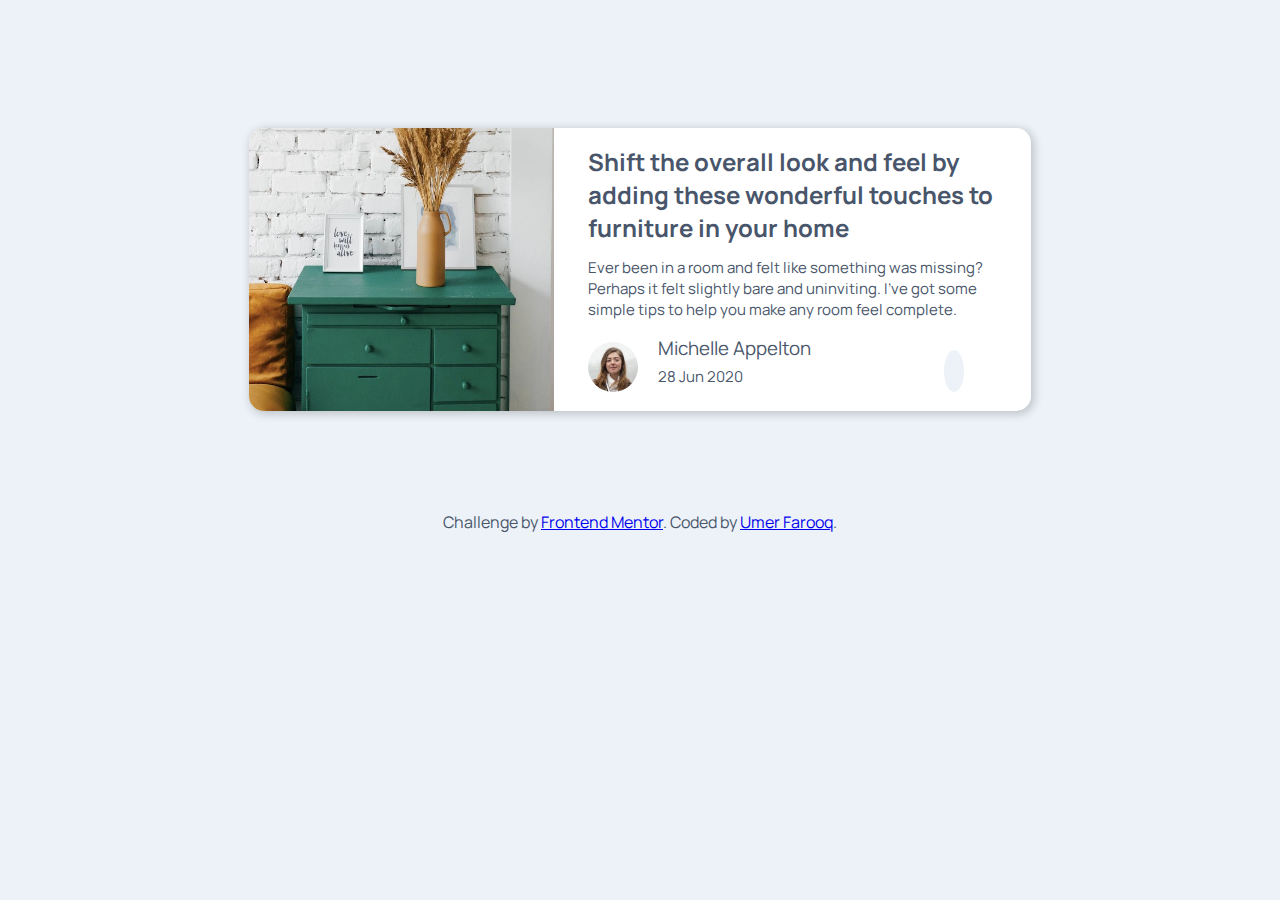
<file: article-preview-component-master/index.html>
<!DOCTYPE html>
<html lang="en">

<head>
  <meta charset="UTF-8">
  <meta name="viewport" content="width=device-width, initial-scale=1.0">
  <!-- displays site properly based on user's device -->
  <link rel="preconnect" href="https://fonts.googleapis.com">
  <link rel="preconnect" href="https://fonts.gstatic.com" crossorigin>
  <link
    href="https://fonts.googleapis.com/css2?family=Manrope:wght@500;700&family=Rubik:wght@300;400;600;700&display=swap"
    rel="stylesheet">
  <link rel="stylesheet" href="https://cdnjs.cloudflare.com/ajax/libs/font-awesome/6.2.0/css/all.min.css"
    integrity="sha512-xh6O/CkQoPOWDdYTDqeRdPCVd1SpvCA9XXcUnZS2FmJNp1coAFzvtCN9BmamE+4aHK8yyUHUSCcJHgXloTyT2A=="
    crossorigin="anonymous" referrerpolicy="no-referrer" />

  <link rel="icon" type="image/png" sizes="32x32" href="./images/favicon-32x32.png">
  <link rel="stylesheet" href="./css/style.css">
  <title>Article preview</title>

  <!-- Feel free to remove these styles or customise in your own stylesheet 👍 -->
  <style>
    .attribution {
      font-size: 11px;
      text-align: center;
    }

    .attribution a {
      color: hsl(228, 45%, 44%);
    }
  </style>
</head>

<body>


  <section class="article">


    <div class="card">
      <div class="card-header">
        <img src="./images/drawers.jpg" alt="drawers">
      </div>
      <div class="card-body">
        <h2>
          Shift the overall look and feel by adding these wonderful
          touches to furniture in your home
        </h2>
        <p>
          Ever been in a room and felt like something was missing? Perhaps
          it felt slightly bare and uninviting. I’ve got some simple tips
          to help you make any room feel complete.
        </p>
        <div class="footer">
          <div id="detailId" class="detail active">
            <img src="./images/avatar-michelle.jpg" alt="avatar-michelle">
            <div class="info">
              <h3>Michelle Appelton</h3>
              <p>28 Jun 2020</p>
            </div>
          </div>
          <div class="share-icon">
            <div class="sharebar" id="sharebarId">
              <div class="container">
                <h3>Share</h3>
                <a href="#">
                  <i class="fa-brands fa-facebook"></i>
                </a>
                <a href="#"> <i class="fa-brands fa-twitter"></i>
                </a>
                <a href="#"> <i class="fa-brands fa-pinterest"></i>
                </a>
              </div>
            </div>
            <a href="#" class="share-icon-link" id="icon"> <i class="fa-solid fa-share fa-fill" id="share"></i>
            </a>
          </div>
        </div>
      </div>
      <div class="footer" id="footer">
        <div id="footer-detailId" class="detail-mb ">
          <img src="./images/avatar-michelle.jpg" alt="avatar-michelle">
          <div class="info">
            <h3>Michelle Appelton</h3>
            <p>28 Jun 2020</p>
          </div>
        </div>
        <div class="sharebar-mb" id="mb-sharebarId">
          <div class="container">
            <h3>Share</h3>
            <a href="#">
              <i class="fa-brands fa-facebook"></i>
            </a>
            <a href="#"> <i class="fa-brands fa-twitter"></i>
            </a>
            <a href="#"> <i class="fa-brands fa-pinterest"></i>
            </a>
          </div>
        </div>
        <div class="share-icon-mb">
          <a href="#" class="share-icon-link" id="icon"> <i class="fa-solid fa-share fa-fill" id="footer-share"></i>
          </a>
        </div>
      </div>

    </div>



  </section>




  <section class="footer">
    <div class="container">
      Challenge by <a href="https://www.frontendmentor.io?ref=challenge" target="_blank">Frontend Mentor</a>.
      Coded by <a href="#">Umer Farooq</a>.
    </div>
  </section>

  <script src="./js/script.js"></script>
</body>

</html>
</file>
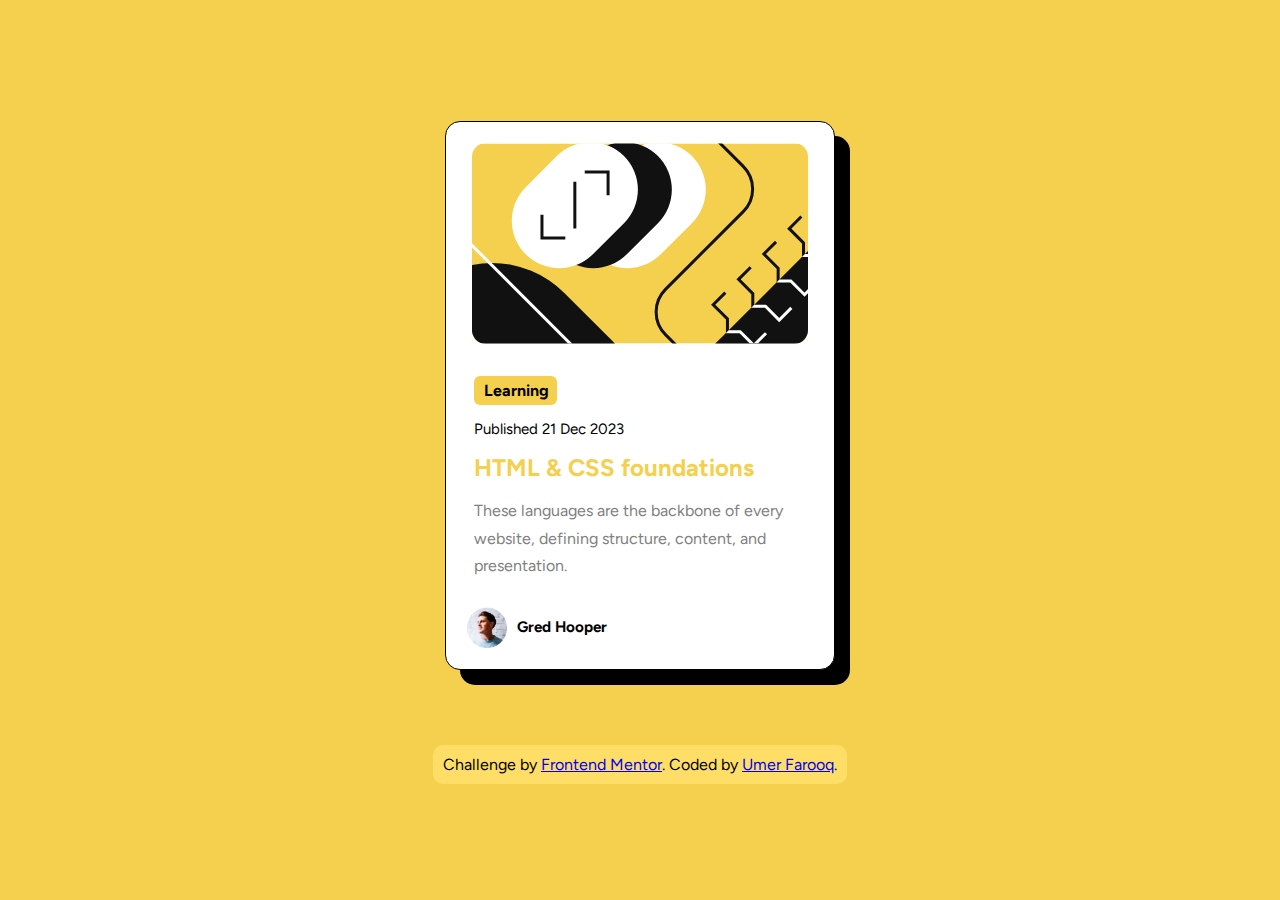
<file: blog-preview-card-main/index.html>
<!DOCTYPE html>
<html lang="en">

<head>
  <meta charset="UTF-8">
  <meta name="viewport" content="width=device-width, initial-scale=1.0">
  <!-- displays site properly based on user's device -->

  <link rel="icon" type="image/png" sizes="32x32" href="./assets/images/favicon-32x32.png">
  <link rel="stylesheet" href="./css/style.css">
  <link rel="preconnect" href="https://fonts.googleapis.com">
  <link rel="preconnect" href="https://fonts.gstatic.com" crossorigin>
  <link href="https://fonts.googleapis.com/css2?family=Figtree:wght@600;800&display=swap" rel="stylesheet">
  <title>Frontend Mentor | Blog preview card</title>

  <!-- Feel free to remove these styles or customise in your own stylesheet 👍 -->
  <style>
    .attribution {
      font-size: 11px;
      text-align: center;
    }

    .attribution a {
      color: hsl(228, 45%, 44%);
    }
  </style>
</head>

<body>


  <main class="card">
    <div class="card card-header">
      <img src="assets/images/illustration-article.svg" alt="artical-image">
    </div>
    <div class="card card-body">
      <h4>Learning</h4>
      <p>Published 21 Dec 2023</p>

      <h2>HTML & CSS foundations</h2>
      <p>These languages are the backbone of every website,
        defining structure, content, and presentation.</p>

    </div>

    <div class="card card-footer">
      <img src="./assets/images/image-avatar.webp" alt="avatar">
      <h3>Gred Hooper</h3>
    </div>
  </main>



  <footer class="footer">
    Challenge by <a href="https://www.frontendmentor.io?ref=challenge" target="_blank">Frontend Mentor</a>.
    Coded by <a href="#">Umer Farooq</a>.
  </footer>
</body>

</html>
</file>
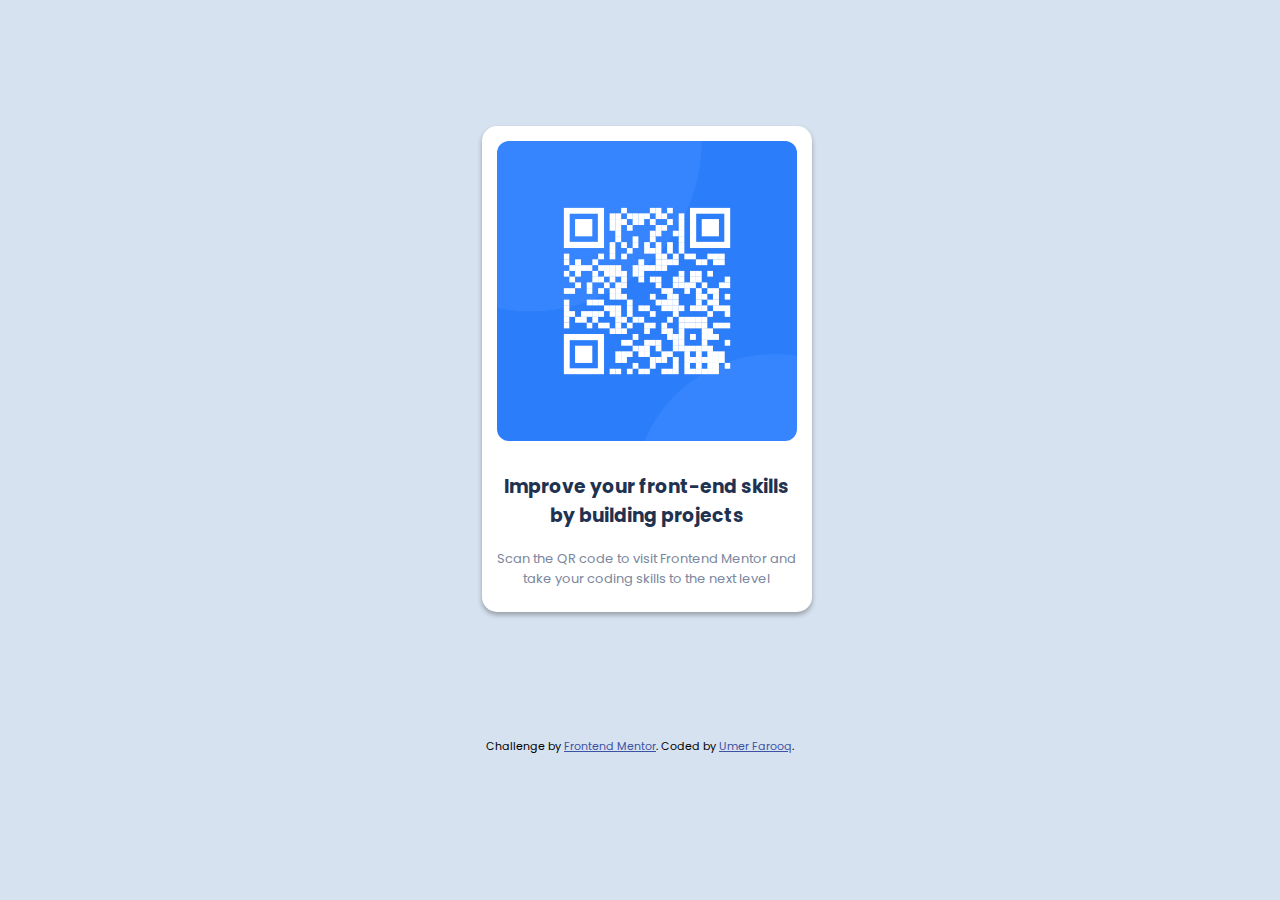
<file: qr-code-component-main/index.html>
<!DOCTYPE html>
<html lang="en">

<head>
  <meta charset="UTF-8">
  <meta name="viewport" content="width=device-width, initial-scale=1.0">
  <!-- displays site properly based on user's device -->

  <link rel="icon" type="image/png" sizes="32x32" href="./images/favicon-32x32.png">

  <link
    href="https://fonts.googleapis.com/css2?family=Outfit:wght@200;400&family=Poppins:wght@300;400;600;700&display=swap"
    rel="stylesheet">
  <link rel="stylesheet" href="style.css">
  <title>Frontend Mentor | QR code component</title>

  <!-- Feel free to remove these styles or customise in your own stylesheet 👍 -->
  <style>
    .attribution {
      font-size: 11px;
      text-align: center;
    }

    .attribution a {
      color: hsl(228, 45%, 44%);
    }
  </style>
</head>

<body>
  <div class="container">
    <div class="card">
      <div class="card-header">
        <img src="images/image-qr-code.png" alt="">
      </div>
      <div class="card-body">
        <h3> Improve your front-end skills by building projects
        </h3>
        <p> Scan the QR code to visit Frontend Mentor and take your coding skills to the next level
        </p>
      </div>
    </div>
  </div>


  <div class="attribution">
    Challenge by <a href="https://www.frontendmentor.io?ref=challenge" target="_blank">Frontend Mentor</a>.
    Coded by <a href="https://github.com/UmerFarooq966">Umer Farooq</a>.
  </div>
</body>

</html>
</file>
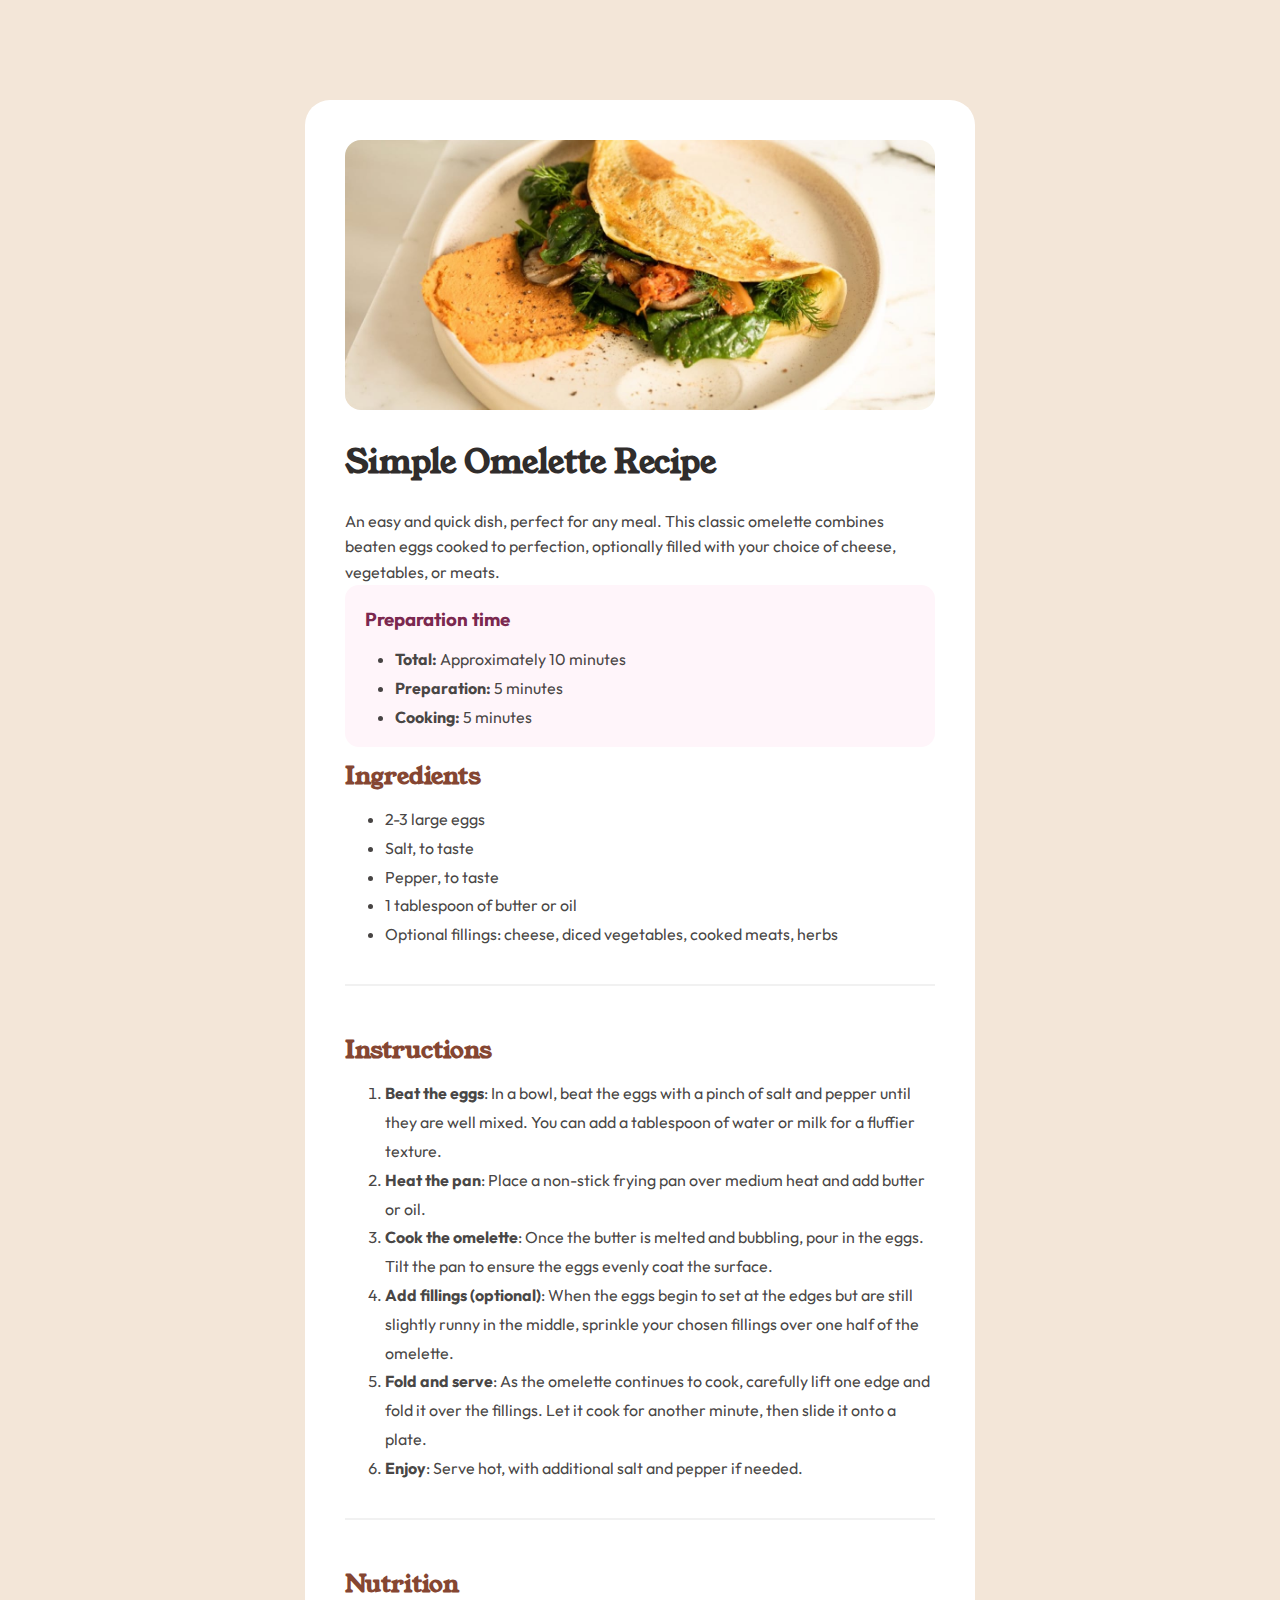
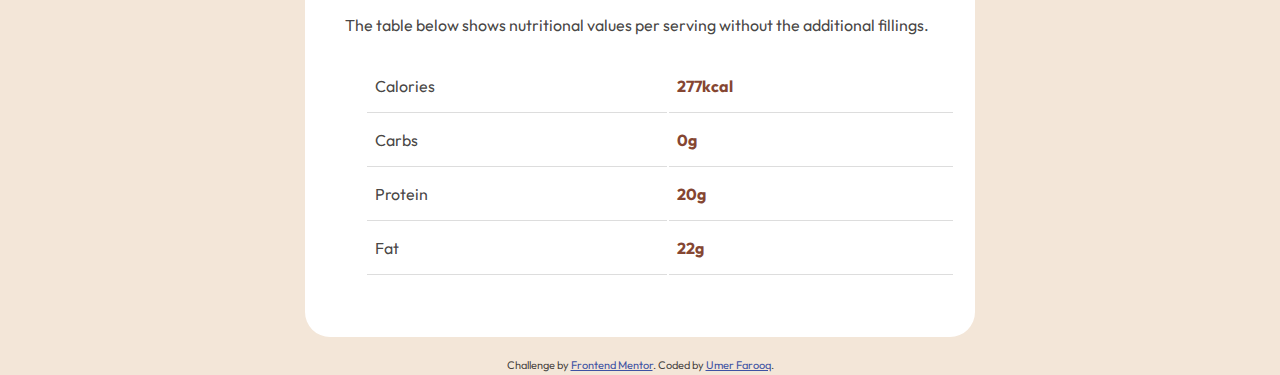
<file: recipe-page-main/index.html>
<!DOCTYPE html>
<html lang="en">

<head>
  <meta charset="UTF-8">

  <meta name="viewport" content="width=device-width, initial-scale=1.0">
  <!-- displays site properly based on user's device -->

  <link rel="icon" type="image/png" sizes="32x32" href="./assets/images/favicon-32x32.png">
  <link rel="stylesheet" href="css/style.css">
  <link rel="preconnect" href="https://fonts.googleapis.com">
  <link rel="preconnect" href="https://fonts.gstatic.com" crossorigin>
  <link href="https://fonts.googleapis.com/css2?family=Young+Serif&display=swap" rel="stylesheet">
  <link href="https://fonts.googleapis.com/css2?family=Outfit:wght@400;600;700&display=swap" rel="stylesheet">
  <title>Frontend Mentor | Recipe page</title>

  <!-- Feel free to remove these styles or customise in your own stylesheet 👍 -->
  <style>
    .attribution {
      font-size: 11px;
      text-align: center;
    }

    .attribution a {
      color: hsl(228, 45%, 44%);
    }
  </style>
</head>

<body>
  <main class="recipe-page">

    <img class="img" src="./assets/images/image-omelette.jpeg" alt="omelette">
    <h1 class="h1">Simple Omelette Recipe</h1>
    <p> An easy and quick dish, perfect for any meal. This classic omelette combines beaten eggs cooked
      to perfection, optionally filled with your choice of cheese, vegetables, or meats.
    </p>
    <div class="header-detail">
      <h3 class="h3">Preparation time</h3>
      <ul>
        <li><b>Total:</b> Approximately 10 minutes</li>
        <li><b>Preparation:</b> 5 minutes</li>
        <li><b>Cooking:</b> 5 minutes</li>
      </ul>
    </div>
    <h2 class="h2">Ingredients</h2>
    <ul>
      <li>2-3 large eggs</li>
      <li>Salt, to taste</li>
      <li>Pepper, to taste </li>
      <li>1 tablespoon of butter or oil</li>
      <li>Optional fillings: cheese, diced vegetables, cooked meats, herbs</li>
    </ul>
    <hr>

    <h2 class="h2">Instructions</h2>
    <ol>
      <li><b>Beat the eggs</b>: In a bowl, beat the eggs with a pinch of salt and pepper until they are well mixed.
        You can add a tablespoon of water or milk for a fluffier texture.
      </li>
      <li><b>Heat the pan</b>: Place a non-stick frying pan over medium heat and add butter or oil.</li>
      <li><b>Cook the omelette</b>: Once the butter is melted and bubbling, pour in the eggs. Tilt the pan to ensure
        the eggs evenly coat the surface.
      </li>
      <li><b>Add fillings (optional)</b>: When the eggs begin to set at the edges but are still slightly runny in the
        middle, sprinkle your chosen fillings over one half of the omelette.
      </li>
      <li><b>Fold and serve</b>: As the omelette continues to cook, carefully lift one edge and fold it over the
        fillings. Let it cook for another minute, then slide it onto a plate.
      </li>
      <li><b>Enjoy</b>: Serve hot, with additional salt and pepper if needed.
      </li>
    </ol>

    <hr>

    <h2 class="h2">Nutrition</h2>
    <p> The table below shows nutritional values per serving without the additional fillings.
    </p>
    <table class="table">

      <tr>
        <td>Calories</td>
        <th>277kcal</th>
      </tr>
      <tr>
        <td>Carbs</td>
        <th>0g</th>
      </tr>
      <tr>
        <td>Protein</td>
        <th>20g</th>
      </tr>
      <tr>
        <td>Fat</td>
        <th>22g</th>
      </tr>

    </table>

  </main>


  <div class="attribution">
    Challenge by <a href="https://www.frontendmentor.io?ref=challenge" target="_blank">Frontend Mentor</a>.
    Coded by <a href="#">Umer Farooq</a>.
  </div>
</body>

</html>
</file>
<file: article-preview-component-master/css/style.css>
* {
  box-sizing: border-box;
  margin: 0;
  padding: 0;
}

body {
  background-color: hsl(210, 46%, 95%);
  color: #48556a;
  max-width: 1440px;
  display: flex;
  padding-top: 10%;
  flex-direction: column;
  justify-content: center;
  align-items: center;
  font-family: "Manrope", sans-serif;
}

img {
  height: 100%;
  width: 100%;
}

.article .card {
  margin-top: 100px auto;
  background-color: rgb(255, 255, 255);
  max-width: 850px;
  min-width: 600px;
  display: grid;
  grid-template-columns: 1fr 1.5fr;
  column-gap: 20px;
  margin: auto 4%;
  border-radius: 15px;
  box-shadow: 2px 2px 10px 1px rgba(0, 0, 0, 0.2);
}

.article .card .card-header img {
  border-radius: 15px 0 0 15px;
}

.article .card .card-body {
  padding: 2% 3%;
}

.article .card .card-body .footer {
  display: flex;
  justify-content: space-between;
  padding: 10px 3% 10px 0;
}

.article .card .card-body .footer .detail {
  display: flex;
  flex-direction: row;
  align-items: flex-end;
}

.article .card .card-body .footer .detail img {
  margin-right: 20px;
  width: 50px;
  border-radius: 50px;
  height: auto;
}

.article .card .card-body .footer .share-icon .share-icon-link i {
  position: sticky;
  margin-top: 4px;
  margin-right: 10px;
  background-color: hsl(210, 46%, 95%);
  color: hsl(214, 17%, 51%);
  padding: 10px 10px;
  margin-right: 40px;
  border-radius: 100%;
  top: 100%;
  right: 50%;
  transform: translate(100%, -35%);
}

.article .card .card-body .footer .share-icon i.active {
  background-color: #48556a;
  color: #fff;
}

.article .card .card-body .footer .share-icon .sharebar {
  position: relative;
  display: inline-block;
  visibility: hidden;
}

.article .card .card-body .footer .share-icon .sharebar .container {
  width: 200px;
  background-color: hsl(217, 19%, 35%);
  color: #fff;
  border-radius: 30px;
  padding: 10px 0px 10px 5px;
  position: absolute;
  display: flex;
  justify-content: space-around;
  align-items: center;
  z-index: 1;
  top: 50%;
  left: 50%;
  transform: translate(-23%, -170%);
}

.article .card .card-body .footer .share-icon .sharebar .container::after {
  content: "";
  position: absolute;
  top: 100%;
  left: 50%;
  margin-left: -5px;
  border-width: 5px;
  border-style: solid;
  border-color: #555 transparent transparent transparent;
}

.article .card .card-body .footer .share-icon .sharebar .container i {
  padding: 0 4px;
  color: #fff;
}

.article .card .card-body .footer .share-icon .sharebar.active {
  visibility: visible;
  -webkit-animation: fadeIn 1s;
  animation: fadeIn 1s;
}

.article .card .footer {
  display: none;
}

/* Add animation (fade in the popup) */
@-webkit-keyframes fadeIn {
  from {
    opacity: 0;
  }

  to {
    opacity: 1;
  }
}

@keyframes fadeIn {
  from {
    opacity: 0;
  }

  to {
    opacity: 1;
  }
}

section.footer .container {
  margin: 100px 0;
}

h2 {
  padding: 8px 0;
  font-weight: 700;
}

p {
  padding: 5px 0;
  font-size: 15px;
}

h3 {
  font-weight: 400;
}

@media screen and (max-width: 480px) {
  body {
    background-color: #555;
    color: #48556a;
  }

  .article .card {
    margin-top: 100px auto;
    background-color: rgb(255, 255, 255);
    max-width: 400px;
    min-width: 200px;
    display: flex;
    flex-direction: column;
    margin: auto 4%;
    gap: 10px;
    border-radius: 15px;
  }

  .article .card .card-header img {
    border-radius: 15px 15px 0 0;
  }

  .article .card .card-body .footer {
    visibility: visible;
    display: none;
  }

  .article .card .footer {
    display: flex;
    padding: 1% 3% 2% 3%;
  }

  .article .card .footer.active {
    display: flex;
    padding: 20px 10px;
    background-color: #48556a;
    border-radius: 0 0 15px 15px;
  }

  .article .card .footer .detail-mb {
    display: flex;
    flex-direction: row;
    align-items: flex-end;
  }
  .article .card .footer .detail-mb.active {
    display: none;
  }

  .article .card .footer .share-icon-mb i {
    position: sticky;
    color: #48556a;
    padding-left: 83px;
    align-self: flex-end;
  }

  .article .card .footer .share-icon-mb i.active {
    color: #fff;
    padding-left: 35px;
    align-self: flex-end;
  }

  .article .card .footer .detail-mb img {
    margin-right: 20px;
    width: 50px;
    border-radius: 50px;
    height: auto;
  }

  .article .card .footer .sharebar-mb {
    display: none;
  }
  .article .card .footer .sharebar-mb.active {
    display: block;
  }

  .article .card .footer .sharebar-mb .container {
    color: #fff;
    display: flex;
    padding-left: 20px;
    flex-direction: row;
    min-width: 280px;
    column-gap: 20px;
  }

  .article .card .footer .sharebar-mb a i {
    font-size: 30px;
    color: #fff;
  }

  h2 {
    font-size: 20px;
  }

  p {
    font-size: 15px;
  }
}
</file>
<file: blog-preview-card-main/css/style.css>
*{
    box-sizing: border-box;
    padding: 0;
    margin: 0;
}

body{
    font-family: 'Figtree', sans-serif;
    background-color: #f4d04e;
    min-height: 100vh;
    display: flex;
    justify-content: center;
    align-items: center;
    flex-direction: column;
    gap: 20px;
    margin: 0; 
    max-width: 1440px;

}

main{
    border: black 1px solid;
    box-shadow: 15px 15px 0px rgba(0, 0, 0, 1);

}

.card{
    background-color: #fff;
    max-width: 390px;
    padding: 8px 8px;
    border-radius: 15px;
    margin: 5px;

}

.card .card-header img{
    max-width: 100%;
    border-radius: 14px;
    
}

.card .card-header{
    text-align: center;
}

.card .card-body {
    padding: 15px;
}

.card .card-body h4{
    padding: 5px 10px;
    margin-bottom: 15px;
    background-color:#f4d04e;
    max-width: 83px;
    border-radius: 6px;
    
}

.card .card-body p:nth-child(2) {
    
    margin-bottom: 15px;
    font-size: 15px;
    
}

.card .card-body h2 {
    margin-bottom: 15px;
    color: #f4d04e;
    cursor:pointer;
}

.card .card-body p:nth-child(4) {
    color: hsl(0, 0%, 50%);
    line-height:1.7 ;
}

.card .card-footer{
    display: flex;
    align-items: center;
    font-size: small;
}

.card .card-footer img{
    max-width: 50px;
    padding-right: 10px;
    
}

.footer{
    margin-top: 50px;
    background-color:#ffde68;
    padding: 10px 10px;
    border-radius: 10px;
}
</file>
<file: qr-code-component-main/style.css>
body{
    background-color: hsl(212, 45%, 89%);
    font-family: 'Outfit', sans-serif;
    font-family: 'Poppins', sans-serif;
    font-weight: 200, 400;
}


.container{
    min-width: 140px;
    max-width: 200px;
    margin:10% 45%;
    padding: 0 0;
    display: flex;
    justify-content: center;
}

.card img{
    max-width: 100%;
    border-radius: 12px;
}

.card {
    
    background-color: #fff;
    padding: 10px;
    border-radius: 15px;
    text-align: center;
    flex-wrap: wrap;
    box-shadow: 0 3px 5px rgba(0, 0, 0, 0.3);
}


.card img{
    min-width: 100px;
    max-width: 300px;
}

.card .card-header{
    padding: 5px 5px;
    color: darkgray;
}

.card .card-body{
    padding: 0 5PX;
    color: hsl(218, 44%, 22%);

}

.card .card-body p{
    color: hsl(220, 15%, 55%);
    font-size: 13px;
}
</file>
<file: recipe-page-main/css/style.css>
*{
    box-sizing: border-box;
    margin: 0;
}

body{
    font-family: 'Outfit', sans-serif;
    background-color: hsl(30, 54%, 90%);
    color: hsla(15, 4%, 18%, 0.89);
    display: flex;
    justify-content: center;
    align-items: center;
    flex-direction: column;
    gap: 20px;
    line-height: 1.6;

}
img{
    max-width: 100%;
    border-radius: 16px;
}

.recipe-page{
    background-color: #fff;
    max-width: 670px;
    padding: 40px;
    border-radius: 25px;
    margin-top: 100px;
}

.header-detail{
    background-color: hsl(330, 100%, 98%);
    border-radius: 14px;
    padding: 10px 0 15px 10px;
}



li{
    line-height: 1.8;
}

li:marker{
    color: hsl(14, 45%, 36%);
}



.table {
 width: 100%;
 line-height: 2.2;
 margin: 20px 20px;
}

th, td {
    
    padding: 8px;
    text-align: left;
    border-bottom: 1px solid #ddd;
  }

th{
    color:hsl(14, 45%, 36%) ;
}

/* Utility */

.h1{
    font-family: 'Young Serif', serif;
    color: hsl(24, 5%, 18%);
    margin: 20px 0;
}
.h2{
    font-family: 'Young Serif', serif;
    color: hsl(14, 45%, 36%);
    padding: 10px 0;
}
.h3{
    color: hsl(332, 51%, 32%);
    padding: 10px;

}

hr{
    margin: 35px 0;
    border: 1px solid #dddddd69;
}

b{
    color: hsla(15, 4%, 18%, 0.89);
}
</file>
